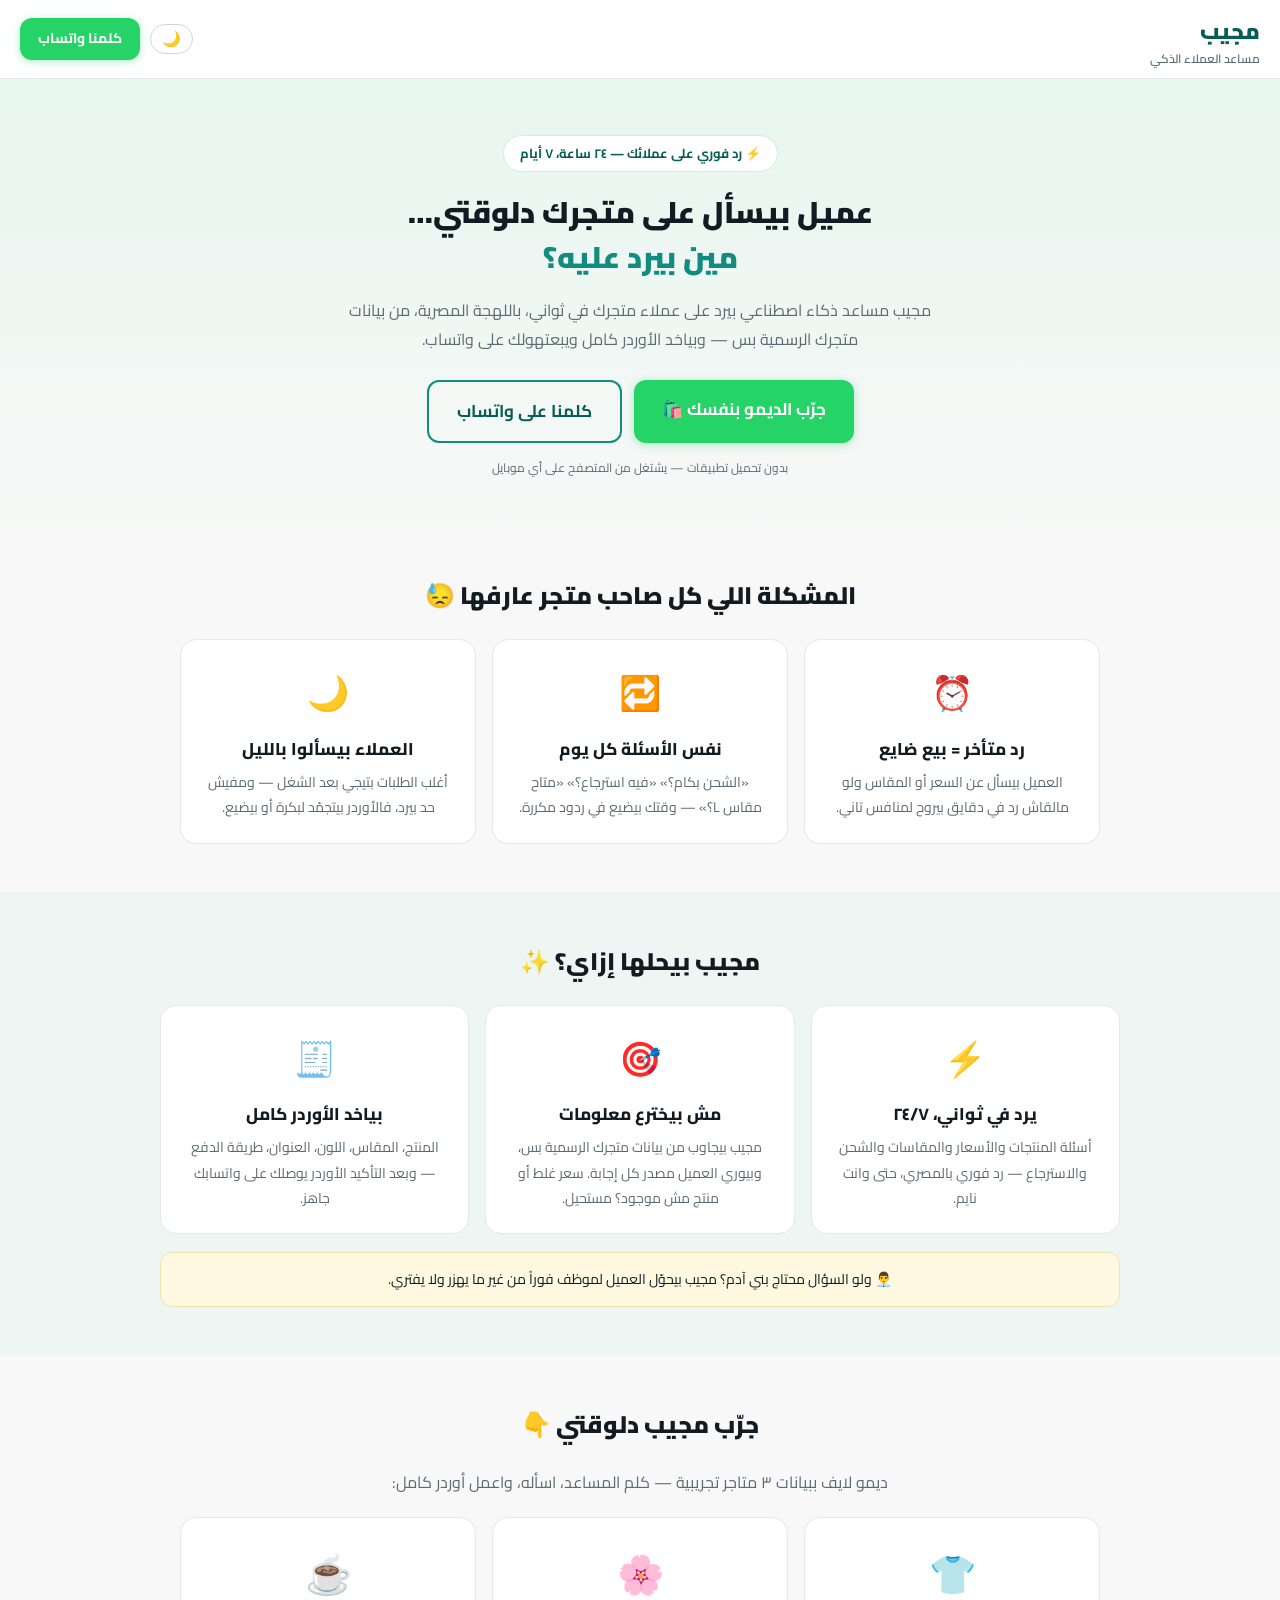
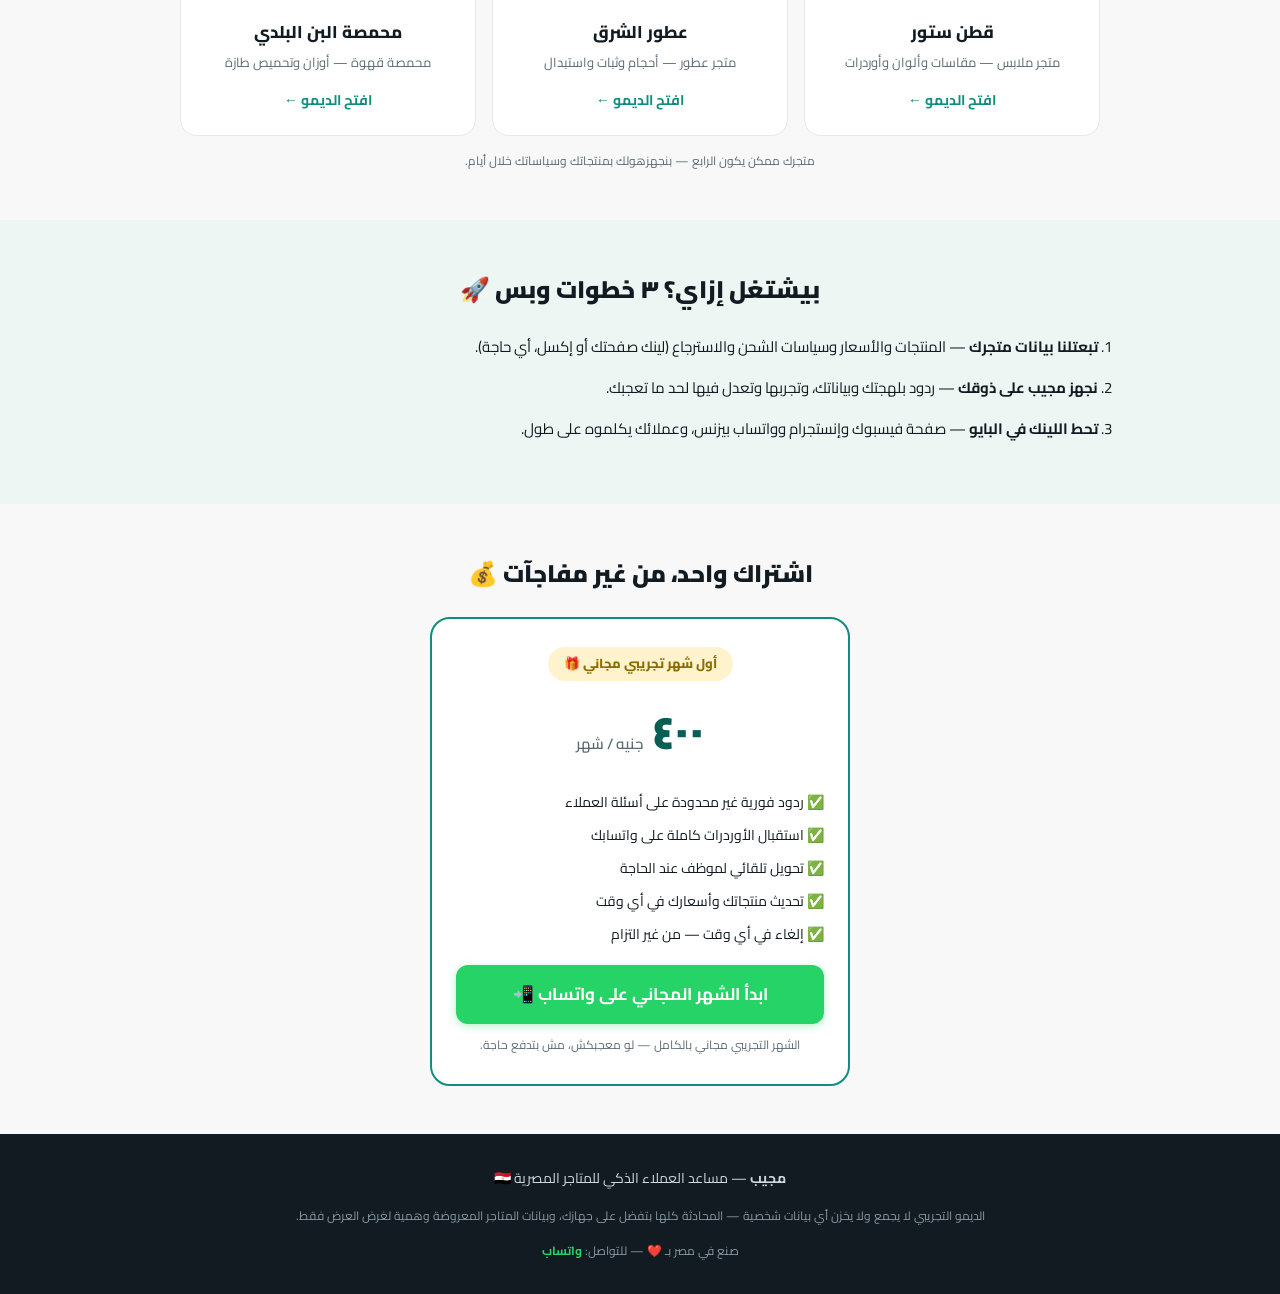
<file: index.html>
<!DOCTYPE html>
<html lang="ar" dir="rtl">
<head>
  <meta charset="UTF-8" />
  <meta name="viewport" content="width=device-width, initial-scale=1.0" />
  <title>مجيب — مساعد العملاء الذكي لمتجرك</title>
  <meta name="description" content="مجيب يرد على عملاء متجرك في ثواني، ٢٤ ساعة، باللهجة المصرية. إجابات من بيانات متجرك الرسمية فقط، يستقبل الأوردرات، ويحول لموظف عند الحاجة. أول شهر تجريبي مجاني." />
  <meta name="theme-color" content="#075e54" />
  <link rel="preconnect" href="https://fonts.googleapis.com" />
  <link href="https://fonts.googleapis.com/css2?family=Cairo:wght@400;600;700;900&display=swap" rel="stylesheet" />
  <script>
    // تطبيق الثيم قبل الرسم عشان مفيش وميض — محفوظ أو تفضيل النظام
    (function () {
      var t = null;
      try { t = localStorage.getItem("mujeeb_theme"); } catch (e) {}
      if (!t) t = window.matchMedia && window.matchMedia("(prefers-color-scheme: dark)").matches ? "dark" : "light";
      document.documentElement.dataset.theme = t;
    })();
  </script>
  <link rel="stylesheet" href="css/landing.css?v=4" />
</head>
<body>

  <nav>
    <div class="brand">مجيب <span>مساعد العملاء الذكي</span></div>
    <button id="theme" title="تبديل الوضع الليلي/النهاري" aria-label="تبديل الوضع الليلي/النهاري">🌙</button>
    <a class="btn btn-sm" href="https://wa.me/201035605359?text=%D8%A3%D9%87%D9%84%D8%A7%D9%8B%D8%8C%20%D8%B9%D8%A7%D9%8A%D8%B2%20%D8%A3%D8%AC%D8%B1%D8%A8%20%D9%85%D8%AC%D9%8A%D8%A8%20%D9%84%D9%85%D8%AA%D8%AC%D8%B1%D9%8A" target="_blank" rel="noopener">كلمنا واتساب</a>
  </nav>

  <header class="hero">
    <div class="badge">⚡ رد فوري على عملائك — ٢٤ ساعة، ٧ أيام</div>
    <h1>عميل بيسأل على متجرك دلوقتي…<br /><span>مين بيرد عليه؟</span></h1>
    <p class="sub">
      مجيب مساعد ذكاء اصطناعي بيرد على عملاء متجرك في ثواني، باللهجة المصرية،
      من بيانات متجرك الرسمية بس — وبياخد الأوردر كامل ويبعتهولك على واتساب.
    </p>
    <div class="cta-row">
      <a class="btn btn-lg" href="demo/">جرّب الديمو بنفسك 🛍️</a>
      <a class="btn btn-lg btn-outline" href="https://wa.me/201035605359?text=%D8%A3%D9%87%D9%84%D8%A7%D9%8B%D8%8C%20%D8%B9%D8%A7%D9%8A%D8%B2%20%D8%A3%D8%AC%D8%B1%D8%A8%20%D9%85%D8%AC%D9%8A%D8%A8%20%D9%84%D9%85%D8%AA%D8%AC%D8%B1%D9%8A" target="_blank" rel="noopener">كلمنا على واتساب</a>
    </div>
    <p class="tiny">بدون تحميل تطبيقات — يشتغل من المتصفح على أي موبايل</p>
  </header>

  <section class="section">
    <h2>المشكلة اللي كل صاحب متجر عارفها 😓</h2>
    <div class="cards">
      <div class="card"><div class="ic">⏰</div><h3>رد متأخر = بيع ضايع</h3><p>العميل بيسأل عن السعر أو المقاس ولو مالقاش رد في دقايق بيروح لمنافس تاني.</p></div>
      <div class="card"><div class="ic">🔁</div><h3>نفس الأسئلة كل يوم</h3><p>«الشحن بكام؟» «فيه استرجاع؟» «متاح مقاس L؟» — وقتك بيضيع في ردود مكررة.</p></div>
      <div class="card"><div class="ic">🌙</div><h3>العملاء بيسألوا بالليل</h3><p>أغلب الطلبات بتيجي بعد الشغل — ومفيش حد بيرد، فالأوردر بيتجمّد لبكرة أو بيضيع.</p></div>
    </div>
  </section>

  <section class="section alt">
    <h2>مجيب بيحلها إزاي؟ ✨</h2>
    <div class="cards">
      <div class="card"><div class="ic">⚡</div><h3>يرد في ثواني، ٢٤/٧</h3><p>أسئلة المنتجات والأسعار والمقاسات والشحن والاسترجاع — رد فوري بالمصري، حتى وانت نايم.</p></div>
      <div class="card"><div class="ic">🎯</div><h3>مش بيخترع معلومات</h3><p>مجيب بيجاوب من بيانات متجرك الرسمية بس، وبيوري العميل مصدر كل إجابة. سعر غلط أو منتج مش موجود؟ مستحيل.</p></div>
      <div class="card"><div class="ic">🧾</div><h3>بياخد الأوردر كامل</h3><p>المنتج، المقاس، اللون، العنوان، طريقة الدفع — وبعد التأكيد الأوردر يوصلك على واتسابك جاهز.</p></div>
    </div>
    <div class="esc-note">
      👨‍💼 ولو السؤال محتاج بني آدم؟ مجيب بيحوّل العميل لموظف فوراً من غير ما يهزر ولا يفتري.
    </div>
  </section>

  <section class="section">
    <h2>جرّب مجيب دلوقتي 👇</h2>
    <p class="lead">ديمو لايف ببيانات ٣ متاجر تجريبية — كلم المساعد، اسأله، واعمل أوردر كامل:</p>
    <div class="demo-grid">
      <a class="demo-card" href="demo/?store=qoton">
        <div class="demo-ic">👕</div>
        <h3>قطن ستور</h3><p>متجر ملابس — مقاسات وألوان وأوردرات</p>
        <span class="demo-link">افتح الديمو ←</span>
      </a>
      <a class="demo-card" href="demo/?store=attar">
        <div class="demo-ic">🌸</div>
        <h3>عطور الشرق</h3><p>متجر عطور — أحجام وثبات واستبدال</p>
        <span class="demo-link">افتح الديمو ←</span>
      </a>
      <a class="demo-card" href="demo/?store=coffee">
        <div class="demo-ic">☕</div>
        <h3>محمصة البن البلدي</h3><p>محمصة قهوة — أوزان وتحميص طازة</p>
        <span class="demo-link">افتح الديمو ←</span>
      </a>
    </div>
    <p class="tiny">متجرك ممكن يكون الرابع — بنجهزهولك بمنتجاتك وسياساتك خلال أيام.</p>
  </section>

  <section class="section alt">
    <h2>بيشتغل إزاي؟ ٣ خطوات وبس 🚀</h2>
    <ol class="steps">
      <li><b>تبعتلنا بيانات متجرك</b> — المنتجات والأسعار وسياسات الشحن والاسترجاع (لينك صفحتك أو إكسل، أي حاجة).</li>
      <li><b>نجهز مجيب على ذوقك</b> — ردود بلهجتك وبياناتك، وتجربها وتعدل فيها لحد ما تعجبك.</li>
      <li><b>تحط اللينك في البايو</b> — صفحة فيسبوك وإنستجرام وواتساب بيزنس، وعملائك يكلموه على طول.</li>
    </ol>
  </section>

  <section class="section pricing">
    <h2>اشتراك واحد، من غير مفاجآت 💰</h2>
    <div class="price-card">
      <div class="free-badge">أول شهر تجريبي مجاني 🎁</div>
      <div class="price">٤٠٠ <span>جنيه / شهر</span></div>
      <ul>
        <li>✅ ردود فورية غير محدودة على أسئلة العملاء</li>
        <li>✅ استقبال الأوردرات كاملة على واتسابك</li>
        <li>✅ تحويل تلقائي لموظف عند الحاجة</li>
        <li>✅ تحديث منتجاتك وأسعارك في أي وقت</li>
        <li>✅ إلغاء في أي وقت — من غير التزام</li>
      </ul>
      <a class="btn btn-lg btn-block" href="https://wa.me/201035605359?text=%D8%A3%D9%87%D9%84%D8%A7%D9%8B%D8%8C%20%D8%B9%D8%A7%D9%8A%D8%B2%20%D8%A3%D8%A8%D8%AF%D8%A3%20%D8%A7%D9%84%D8%B4%D9%87%D8%B1%20%D8%A7%D9%84%D8%AA%D8%AC%D8%B1%D9%8A%D8%A8%D9%8A%20%D8%A7%D9%84%D9%85%D8%AC%D8%A7%D9%86%D9%8A%20%D9%85%D8%B9%20%D9%85%D8%AC%D9%8A%D8%A8" target="_blank" rel="noopener">ابدأ الشهر المجاني على واتساب 📲</a>
      <p class="tiny">الشهر التجريبي مجاني بالكامل — لو معجبكش، مش بتدفع حاجة.</p>
    </div>
  </section>

  <footer>
    <p><b>مجيب</b> — مساعد العملاء الذكي للمتاجر المصرية 🇪🇬</p>
    <p class="tiny">الديمو التجريبي لا يجمع ولا يخزن أي بيانات شخصية — المحادثة كلها بتفضل على جهازك، وبيانات المتاجر المعروضة وهمية لغرض العرض فقط.</p>
    <p class="tiny">صنع في مصر بـ ❤️ — للتواصل: <a href="https://wa.me/201035605359" target="_blank" rel="noopener">واتساب</a></p>
  </footer>

  <script>
    (function () {
      var btn = document.getElementById("theme");
      function sync() { btn.textContent = document.documentElement.dataset.theme === "dark" ? "☀️" : "🌙"; }
      btn.addEventListener("click", function () {
        var next = document.documentElement.dataset.theme === "dark" ? "light" : "dark";
        document.documentElement.dataset.theme = next;
        try { localStorage.setItem("mujeeb_theme", next); } catch (e) {}
        sync();
      });
      sync();
    })();
  </script>
</body>
</html>
</file>
<file: css/landing.css>
* { margin: 0; padding: 0; box-sizing: border-box; }
:root {
  --green: #075e54;
  --green-2: #128c7e;
  --wa: #25d366;
  --ink: #111b21;
  --muted: #5b6b73;
  --bg: #f7f8f7;
  --card: #ffffff;
}
html { scroll-behavior: smooth; }
body {
  font-family: 'Cairo', sans-serif;
  background: var(--bg);
  color: var(--ink);
  line-height: 1.8;
}

/* ---------- ناف ---------- */
nav {
  position: sticky; top: 0; z-index: 10;
  display: flex; align-items: center; justify-content: space-between;
  padding: 12px 20px;
  background: rgba(255,255,255,.92);
  backdrop-filter: blur(8px);
  border-bottom: 1px solid #e5e9e7;
}
.brand { font-weight: 900; font-size: 22px; color: var(--green); }
.brand span { font-size: 12px; font-weight: 600; color: var(--muted); display: block; line-height: 1.2; }

/* ---------- أزرار ---------- */
.btn {
  display: inline-block;
  background: var(--wa);
  color: #fff; font-weight: 700;
  border-radius: 12px;
  padding: 8px 18px;
  text-decoration: none;
  transition: transform .12s ease, box-shadow .12s ease;
  box-shadow: 0 2px 8px rgba(37,211,102,.35);
}
.btn:hover { transform: translateY(-2px); box-shadow: 0 4px 14px rgba(37,211,102,.45); }
.btn-sm { font-size: 14px; }
.btn-lg { font-size: 17px; padding: 14px 28px; }
.btn-block { display: block; text-align: center; margin-top: 18px; }
.btn-outline {
  background: transparent; color: var(--green);
  border: 2px solid var(--green-2);
  box-shadow: none;
}

/* ---------- الهيرو ---------- */
.hero {
  text-align: center;
  padding: 56px 20px 48px;
  background: linear-gradient(180deg, #e7f6ef 0%, var(--bg) 100%);
}
.badge {
  display: inline-block;
  background: #fff; color: var(--green);
  border: 1px solid #cdeee0;
  border-radius: 999px;
  padding: 6px 16px; font-size: 13px; font-weight: 700;
  margin-bottom: 18px;
}
.hero h1 { font-size: 30px; font-weight: 900; line-height: 1.5; }
.hero h1 span { color: var(--green-2); }
.hero .sub { max-width: 620px; margin: 16px auto 0; color: var(--muted); font-size: 16px; }
.cta-row { display: flex; gap: 12px; justify-content: center; flex-wrap: wrap; margin-top: 26px; }
.tiny { font-size: 12px; color: var(--muted); margin-top: 14px; }

/* ---------- سكشنز ---------- */
.section { padding: 48px 20px; max-width: 960px; margin: 0 auto; }
.section.alt { background: #eef6f3; max-width: none; }
.section.alt > * { max-width: 960px; margin-left: auto; margin-right: auto; }
.section h2 { font-size: 24px; font-weight: 900; text-align: center; margin-bottom: 22px; }
.lead { text-align: center; color: var(--muted); margin-bottom: 20px; }

.cards { display: grid; grid-template-columns: repeat(auto-fit, minmax(240px, 1fr)); gap: 16px; }
.card {
  background: var(--card);
  border: 1px solid #e5e9e7;
  border-radius: 16px;
  padding: 22px;
  text-align: center;
}
.card .ic { font-size: 34px; margin-bottom: 10px; }
.card h3 { font-size: 17px; font-weight: 800; margin-bottom: 6px; }
.card p { font-size: 14px; color: var(--muted); }

.esc-note {
  margin-top: 18px;
  background: #fff8e1;
  border: 1px solid #f0e2ae;
  border-radius: 12px;
  padding: 14px 18px;
  text-align: center;
  font-size: 14px;
}

/* ---------- الديمو ---------- */
.demo-grid { display: grid; grid-template-columns: repeat(auto-fit, minmax(220px, 1fr)); gap: 16px; }
.demo-card {
  background: var(--card);
  border: 1px solid #e5e9e7;
  border-radius: 16px;
  padding: 22px;
  text-align: center;
  text-decoration: none;
  color: var(--ink);
  transition: transform .12s ease, border-color .12s ease;
}
.demo-card:hover { transform: translateY(-3px); border-color: var(--green-2); }
.demo-ic { font-size: 38px; margin-bottom: 8px; }
.demo-card h3 { font-size: 17px; font-weight: 800; }
.demo-card p { font-size: 13px; color: var(--muted); margin: 4px 0 10px; }
.demo-link { color: var(--green-2); font-weight: 700; font-size: 14px; }
.section .tiny { text-align: center; }

/* ---------- خطوات ---------- */
.steps { max-width: 560px; margin: 0 auto; padding-right: 22px; }
.steps li { margin-bottom: 14px; font-size: 15px; }

/* ---------- السعر ---------- */
.pricing { text-align: center; }
.price-card {
  max-width: 420px; margin: 0 auto;
  background: var(--card);
  border: 2px solid var(--green-2);
  border-radius: 20px;
  padding: 28px 24px;
  text-align: center;
}
.free-badge {
  display: inline-block;
  background: #fff3cd; color: #8a6d00;
  border-radius: 999px;
  padding: 5px 16px; font-size: 13px; font-weight: 800;
  margin-bottom: 10px;
}
.price { font-size: 46px; font-weight: 900; color: var(--green); }
.price span { font-size: 15px; font-weight: 600; color: var(--muted); }
.price-card ul { list-style: none; text-align: right; margin: 16px 0 4px; }
.price-card li { font-size: 14px; margin-bottom: 8px; }
.price-card .tiny { margin-top: 10px; }

/* ---------- فوتر ---------- */
footer {
  background: var(--ink);
  color: #cfd8dc;
  text-align: center;
  padding: 32px 20px;
  font-size: 14px;
}
footer .tiny { color: #8a9aa3; }
footer a { color: var(--wa); text-decoration: none; font-weight: 700; }

@media (max-width: 480px) {
  .hero h1 { font-size: 24px; }
  .btn-lg { font-size: 15px; padding: 12px 20px; }
}

/* ---------- زرار الثيم ---------- */
#theme {
  margin-inline-start: auto;
  background: transparent;
  border: 1.5px solid #cdd8d4;
  border-radius: 999px;
  font-size: 15px;
  padding: 5px 11px;
  cursor: pointer;
  margin-inline-end: 10px;
}

/* ---------- الوضع الليلي ---------- */
html[data-theme="dark"] {
  --green: #25d366;
  --green-2: #25d366;
  --ink: #e9edef;
  --muted: #9fb0ba;
  --bg: #0f1519;
  --card: #1b232b;
}
html[data-theme="dark"] nav { background: rgba(15,21,25,.92); border-bottom-color: #26303a; }
html[data-theme="dark"] #theme { border-color: #37444d; }
html[data-theme="dark"] .hero { background: linear-gradient(180deg, #0d2620 0%, var(--bg) 100%); }
html[data-theme="dark"] .badge { background: #1b232b; color: #25d366; border-color: #2b363f; }
html[data-theme="dark"] .btn-outline { color: #25d366; border-color: #25d366; }
html[data-theme="dark"] .section.alt { background: #121a20; }
html[data-theme="dark"] .card, html[data-theme="dark"] .demo-card { border-color: #2b363f; }
html[data-theme="dark"] .esc-note { background: #26220f; border-color: #4a4020; color: #e8d9a0; }
html[data-theme="dark"] .price-card { border-color: #25d366; }
html[data-theme="dark"] .free-badge { background: #3a3010; color: #f0d878; }
html[data-theme="dark"] footer { background: #05080a; }
</file>
